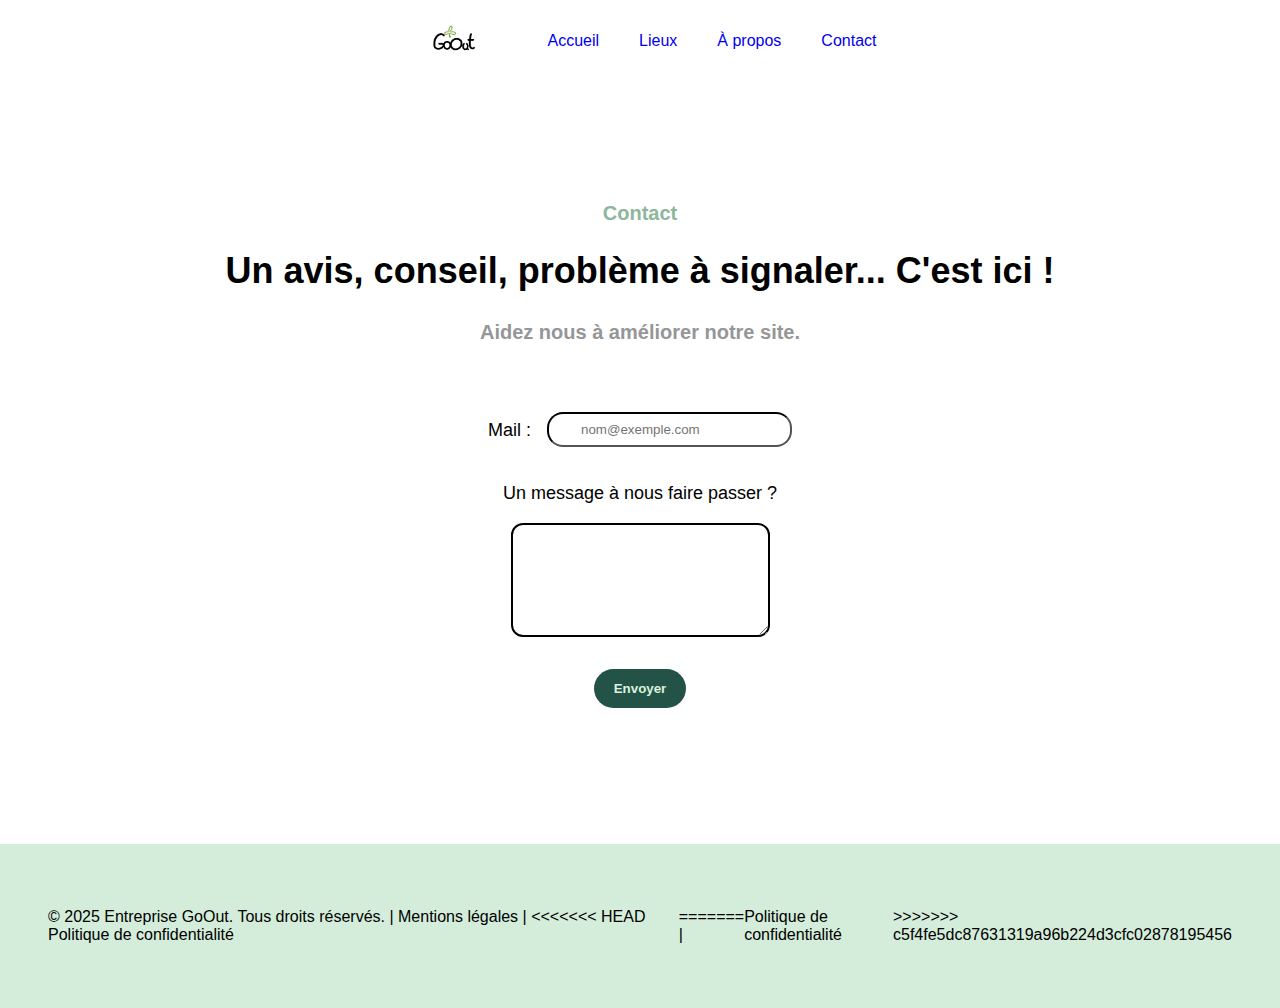
<file: Contact.html>
<!DOCTYPE html>
<html lang="en">

<head>
    <meta charset="UTF-8" />
    <meta name="viewport" content="width=device-width, initial-scale=1.0" />
    <link rel="stylesheet" href="./styles.css" />
    <title>Document</title>
</head>

<body>
    <header class=" px-24  top-0 sticky flex flex-col items-center">
      <nav class="flex gap-4 py-2 px-12  rounded-full  items-center justify-center" >
        <figure class="">
          <img src="./public/GoOut.png" alt="Logo" class="w-12" />
        </figure>
        <a href="/" class="no-underline py-2 px-3 rounded-full navLink"> Accueil </a>
        <a href="./lieux.html" class="no-underline py-2 px-3 rounded-full navLink"> Lieux </a>

        <a href="./Apropos.html" class="no-underline py-2 px-3 rounded-full navLink" > À propos </a>
        <a href="./Contact.html" class="no-underline py-2 px-3 rounded-full navLink" > Contact </a>
      </nav>
    </header>

    <main class="py-24">
      <section>
        <p class="flex justify-center items-center secondary-color font-bold text-xl">Contact</p>
        <h1 class="flex justify-center items-center text-black font-bold text-4xl">Un avis, conseil, problème à signaler... C'est ici !</h1>
        <h4 class="flex justify-center items-center text-center grey text-xl">Aidez nous à
            améliorer notre site.</h4>
        <form class="p-10 flex flex-col items-center justify-center gap-8">
            <label class="font-light flex items-center justify-center gap-4 text-lg">
                Mail :
                <input type="email" class=" rounded-2xl px-8 py-2 border-black border-2" placeholder="nom@exemple.com"></input>
            </label>
            <label class="font-light flex flex-col items-center justify-center gap-4 text-lg">
                Un message à nous faire passer ?
                <textarea class="rounded-xl border-black border-2 p-10"></textarea>
            </label>
            <button class="bg-green py-3 px-5 rounded-full border-0 hoverbtn">
                <a class="text-color no-underline font-bold">Envoyer</a>
            </button>
        </form>
      </section>
    </main>
        <script src="./js/nav.js"></script>

    <footer class="bg-green-hours p-12 flex items-center justify-center">
        <p class="">© 2025 Entreprise GoOut. Tous droits réservés. | <a class="no-underline text-black hover-link" href="./mentionsLegal.html">Mentions légales</a> |
<<<<<<< HEAD
          <a class="no-underline text-black hover-link" href="./politiquesConf.html">Politique de confidentialité</a>
        </p>
=======
                    | <a class="no-underline text-black hover-link" href="./politiquesConf.html">Politique de confidentialité</a></p>
>>>>>>> c5f4fe5dc87631319a96b224d3cfc02878195456
    </footer>
    </body>
</file>
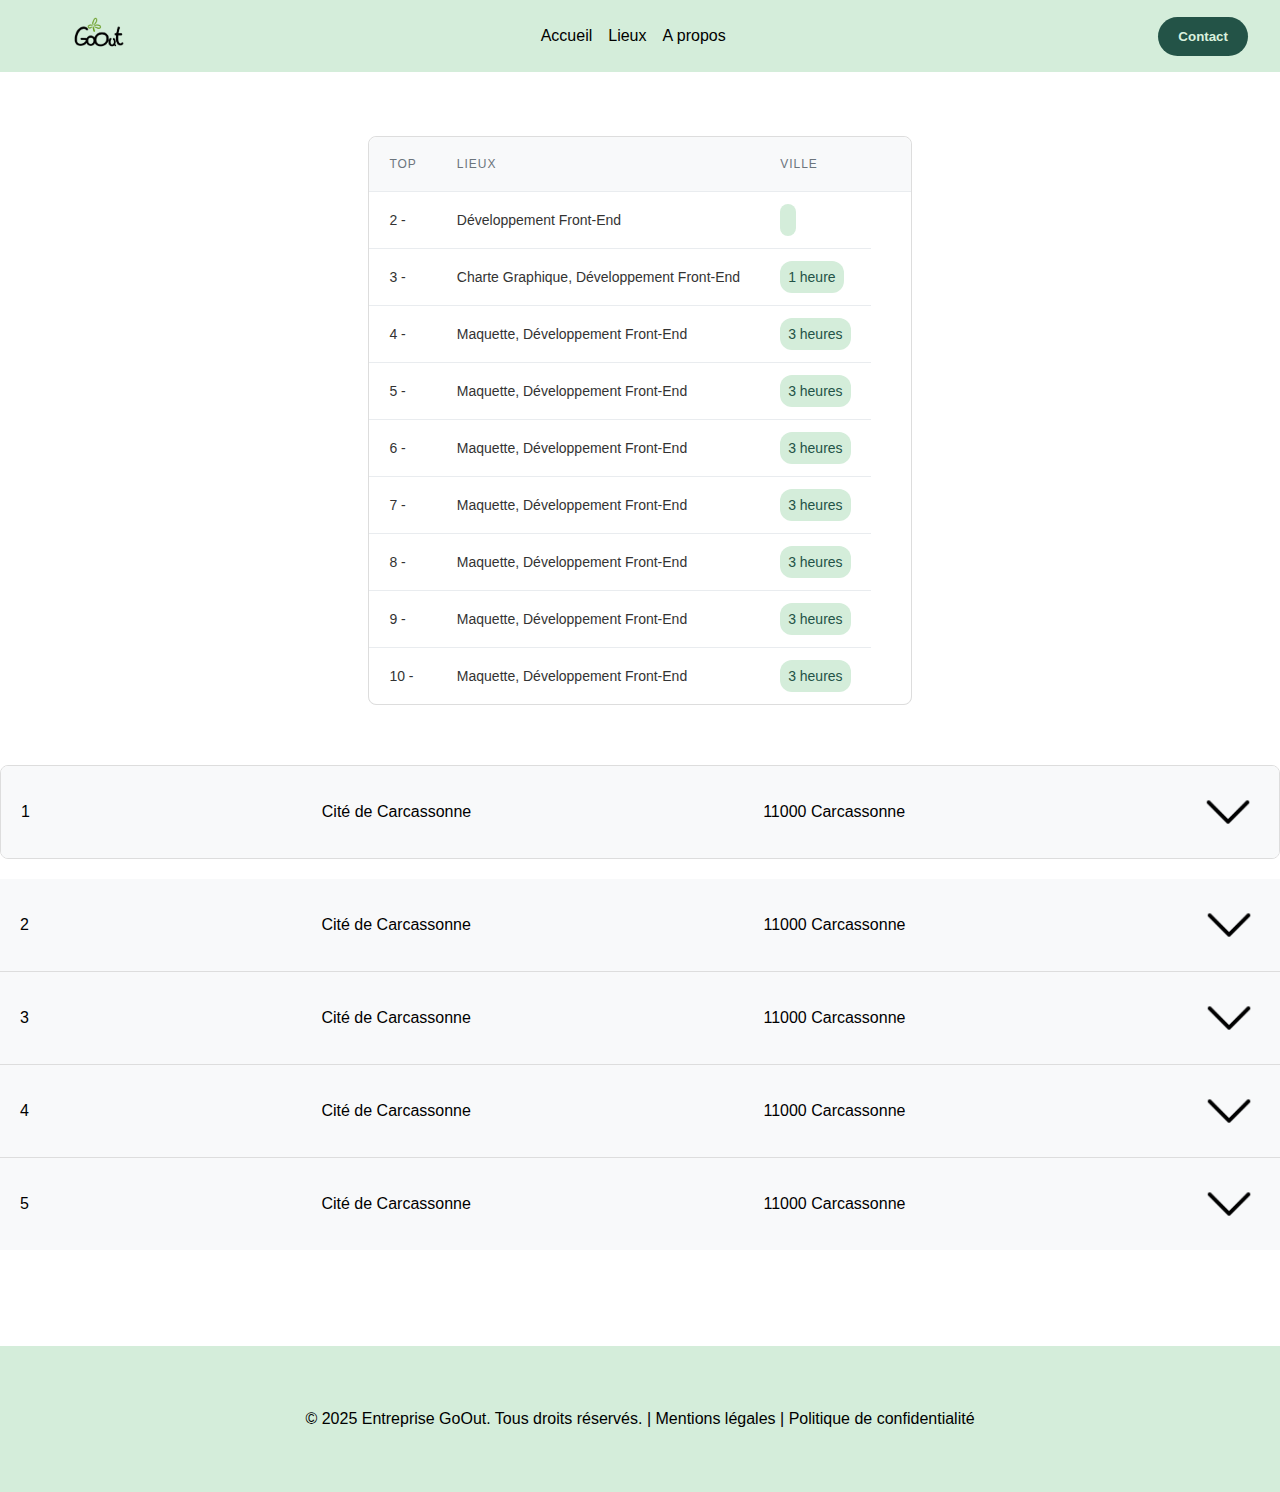
<file: lieux.html>
<!DOCTYPE html>
<html lang="en">

<head>
	<meta charset="UTF-8" />
	<meta name="viewport" content="width=device-width, initial-scale=1.0" />
	<link rel="stylesheet" href="./styles.css" />
	<title>Document</title>
</head>

<body>
	<header class="w-full bg-transparent fixed top-0 z-10" style="overflow: hidden">
		<nav class="flex justify-between px-8 items-center bg-green-hours">
			<figure class="">
				<img src="./public/GoOut.png" alt="Logo" class="w-14" />
			</figure>

			<div class="flex gap-4" style="translate: -30px">
				<a href="/" class="no-underline text-black"> Accueil </a>
				<a href="./lieux.html" class="no-underline text-black"> Lieux </a>

				<a href="./Apropos.html" class="no-underline text-black">
					A propos
				</a>
			</div>

			<div>
				<button class="bg-green py-3 px-5 rounded-full border-0 hoverbtn">
					<a href="./Contact.html" class="text-color no-underline font-bold">
						Contact
					</a>
				</button>
			</div>
		</nav>

	</header>

	<main class="py-24">
		<section class="px-48 py-10 flex justify-center items-center">
			<div class="accordion">
				<table>
					<thead>
						<tr>
							<th>Top</th>
							<th>Lieux</th>
							<th>Ville</th>
							<th></th> <!-- ligne pour bouton accordéon -->
						</tr>
					</thead>

					<tr>
						<td>2 -</td>
						<td>Développement Front-End</td>
						<td><span class="bg-green-hours py-2 px-2 rounded-xl text-primary"></span></td>
					</tr>
					<tr>
						<td>3 -</td>
						<td>Charte Graphique, Développement Front-End</td>
						<td><span class="bg-green-hours py-2 px-2 rounded-xl text-primary">1 heure</span></td>
					</tr>
					<tr>
						<td>4 -</td>
						<td>Maquette, Développement Front-End</td>
						<td><span class="bg-green-hours py-2 px-2 rounded-xl text-primary">3 heures</span></td>
					</tr>
					<tr>
						<td>5 -</td>
						<td>Maquette, Développement Front-End</td>
						<td><span class="bg-green-hours py-2 px-2 rounded-xl text-primary">3 heures</span></td>
					</tr>
					<tr>
						<td>6 -</td>
						<td>Maquette, Développement Front-End</td>
						<td><span class="bg-green-hours py-2 px-2 rounded-xl text-primary">3 heures</span></td>
					</tr>
					<tr>
						<td>7 -</td>
						<td>Maquette, Développement Front-End</td>
						<td><span class="bg-green-hours py-2 px-2 rounded-xl text-primary">3 heures</span></td>
					</tr>
					<tr>
						<td>8 -</td>
						<td>Maquette, Développement Front-End</td>
						<td><span class="bg-green-hours py-2 px-2 rounded-xl text-primary">3 heures</span></td>
					</tr>
					<tr>
						<td>9 -</td>
						<td>Maquette, Développement Front-End</td>
						<td><span class="bg-green-hours py-2 px-2 rounded-xl text-primary">3 heures</span></td>
					</tr>
					<tr>
						<td>10 -</td>
						<td>Maquette, Développement Front-End</td>
						<td><span class="bg-green-hours py-2 px-2 rounded-xl text-primary">3 heures</span></td>
					</tr>
				</table>
			</div>
		</section>

		<!-- Test accordion -->

		<section class="flex flex-col align-center justify-center">
			<div class="accordion w-75pourcent">
				<div class="accordion-item">
					<button class="accordion-header">
						<p>1</p>
						<p>Cité de Carcassonne</p>
						<p>11000 Carcassonne</p>
						<img class="accordion-icon" src="./public/down-arrow.png" width="5%">
					</button>
					<div class="accordion-content flex align-center justify-center gap-5">
						<img class="w-50pourcent" src="./public/fond-hero.png" alt="cité de Carcassonne">
						<section class="flex flex-col align-center justify-center">
							<p>Un accordion est un composant d'interface utilisateur qui permet d'afficher et de masquer des
								sections
								de contenu de manière interactive. Il est parfait pour organiser l'information de façon
								compacte.</p>
							<p><strong>Avantages :</strong></p>
							<ul>
								<li>Économise l'espace sur la page</li>
								<li>Améliore l'organisation du contenu</li>
								<li>Offre une navigation intuitive</li>
							</ul>
						</section>
					</div>
				</div>
			</div>
			<div class="accordion-item">
				<button class="accordion-header">
					<p>2</p>
					<p>Cité de Carcassonne</p>
					<p>11000 Carcassonne</p>
					<img class="accordion-icon" src="./public/down-arrow.png" width="5%">
				</button>
				<div class="accordion-content">
					<p>Un accordion est un composant d'interface utilisateur qui permet d'afficher et de masquer des
						sections
						de contenu de manière interactive. Il est parfait pour organiser l'information de façon
						compacte.</p>
					<p><strong>Avantages :</strong></p>
					<ul>
						<li>Économise l'espace sur la page</li>
						<li>Améliore l'organisation du contenu</li>
						<li>Offre une navigation intuitive</li>
					</ul>
				</div>
			</div>
			<div class="accordion-item">
				<button class="accordion-header">
					<p>3</p>
					<p>Cité de Carcassonne</p>
					<p>11000 Carcassonne</p>
					<img class="accordion-icon" src="./public/down-arrow.png" width="5%">
				</button>
				<div class="accordion-content">
					<p>Un accordion est un composant d'interface utilisateur qui permet d'afficher et de masquer des
						sections
						de contenu de manière interactive. Il est parfait pour organiser l'information de façon
						compacte.</p>
					<p><strong>Avantages :</strong></p>
					<ul>
						<li>Économise l'espace sur la page</li>
						<li>Améliore l'organisation du contenu</li>
						<li>Offre une navigation intuitive</li>
					</ul>
				</div>
			</div>
			<div class="accordion-item">
				<button class="accordion-header">
					<p>4</p>
					<p>Cité de Carcassonne</p>
					<p>11000 Carcassonne</p>
					<img class="accordion-icon" src="./public/down-arrow.png" width="5%">
				</button>
				<div class="accordion-content">
					<p>Un accordion est un composant d'interface utilisateur qui permet d'afficher et de masquer des
						sections
						de contenu de manière interactive. Il est parfait pour organiser l'information de façon
						compacte.</p>
					<p><strong>Avantages :</strong></p>
					<ul>
						<li>Économise l'espace sur la page</li>
						<li>Améliore l'organisation du contenu</li>
						<li>Offre une navigation intuitive</li>
					</ul>
				</div>
			</div>
			<div class="accordion-item">
				<button class="accordion-header">
					<p>5</p>
					<p>Cité de Carcassonne</p>
					<p>11000 Carcassonne</p>
					<img class="accordion-icon" src="./public/down-arrow.png" width="5%">
				</button>
				<div class="accordion-content">
					<p>Un accordion est un composant d'interface utilisateur qui permet d'afficher et de masquer des
						sections
						de contenu de manière interactive. Il est parfait pour organiser l'information de façon
						compacte.</p>
					<p><strong>Avantages :</strong></p>
					<ul>
						<li>Économise l'espace sur la page</li>
						<li>Améliore l'organisation du contenu</li>
						<li>Offre une navigation intuitive</li>
					</ul>
				</div>
			</div>
			</div>
		</section>



	</main>

	<footer class="bg-green-hours p-12 flex items-center justify-center">
		<p class="">© 2025 Entreprise GoOut. Tous droits réservés. | <a class="no-underline text-black hover-link"
				href="./mentionsLegal.html">Mentions légales</a> |
			Politique de confidentialité</p>
	</footer>

	<script>
		// JavaScript pour faire fonctionner l'accordion
		const accordionHeaders = document.querySelectorAll('.accordion-header');

		accordionHeaders.forEach(header => {
			header.addEventListener('click', () => {
				const content = header.nextElementSibling;

				// Basculer l'état actif
				header.classList.toggle('active');
				content.classList.toggle('active');

				// Fermer les autres accordions (optionnel)
				accordionHeaders.forEach(otherHeader => {
					if (otherHeader !== header) {
						otherHeader.classList.remove('active');
						otherHeader.nextElementSibling.classList.remove('active');
					}
				});
			});
		});
	</script>
</body>
</file>
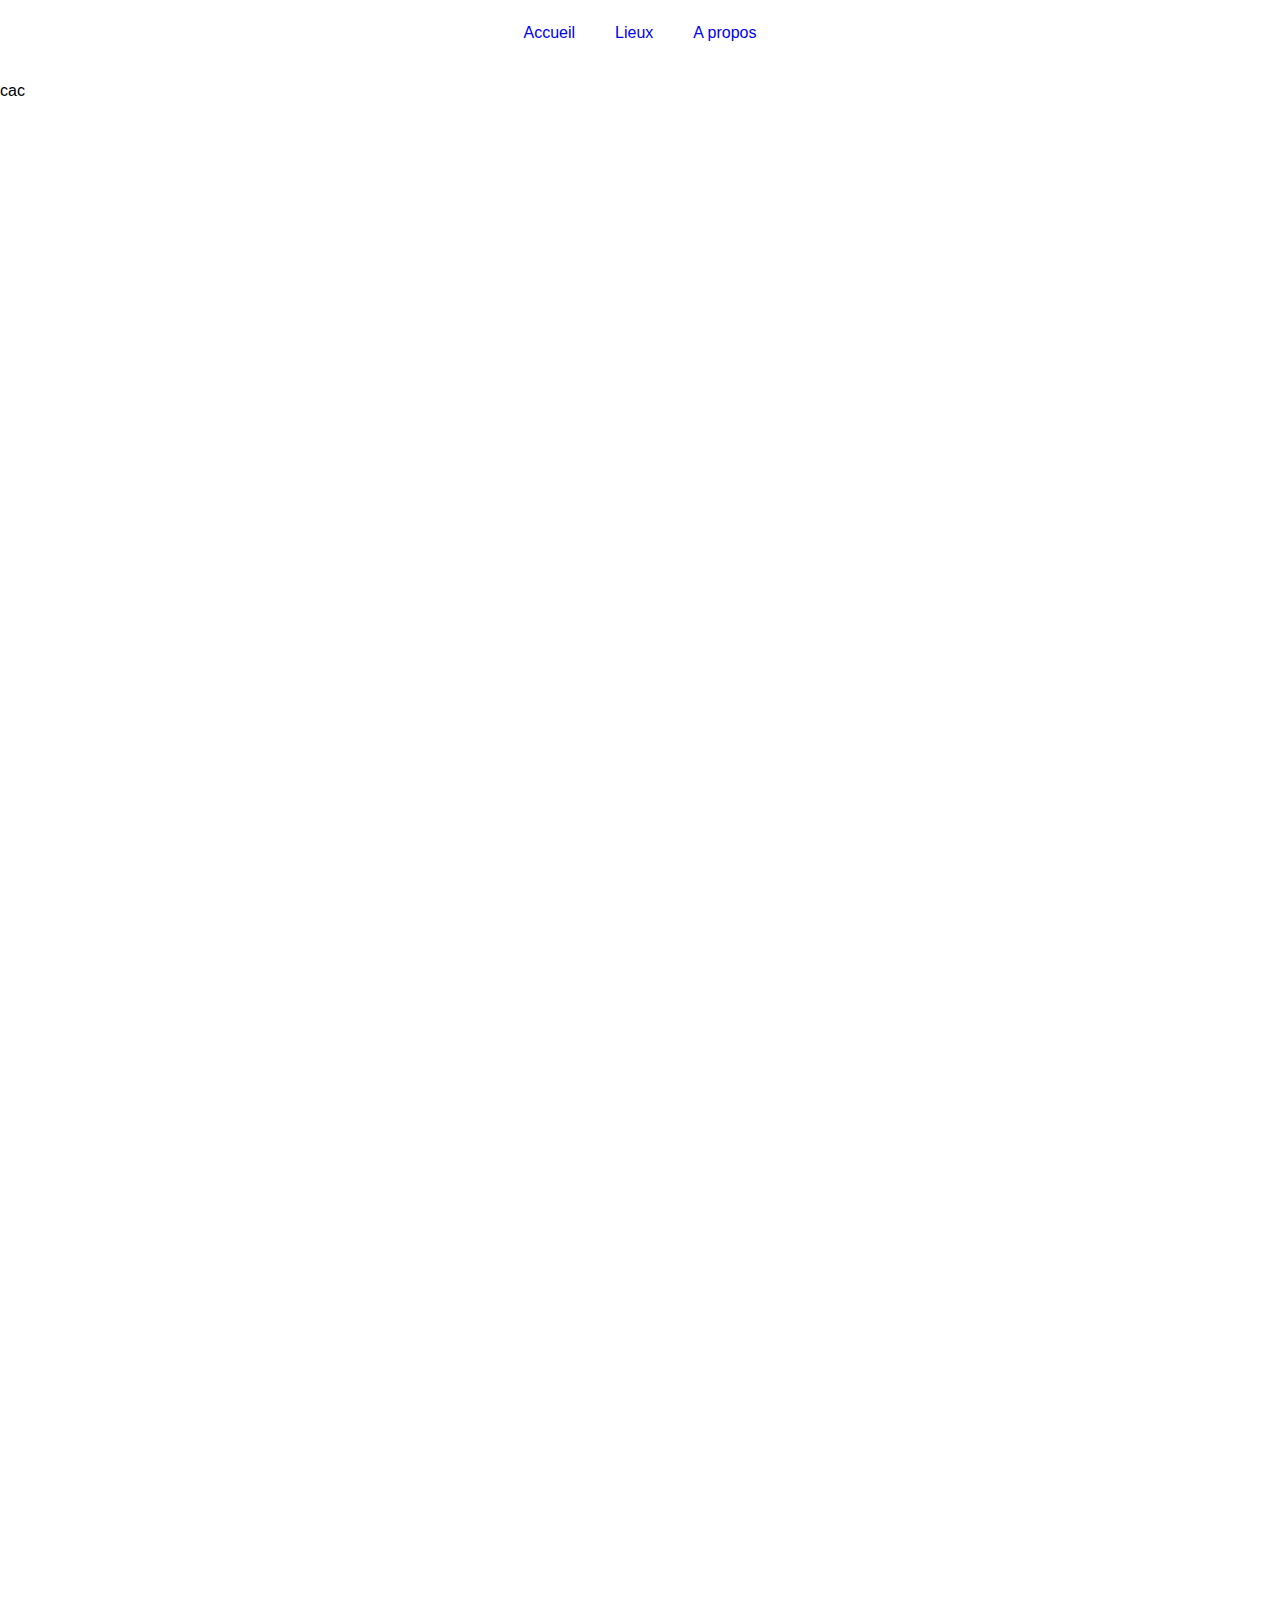
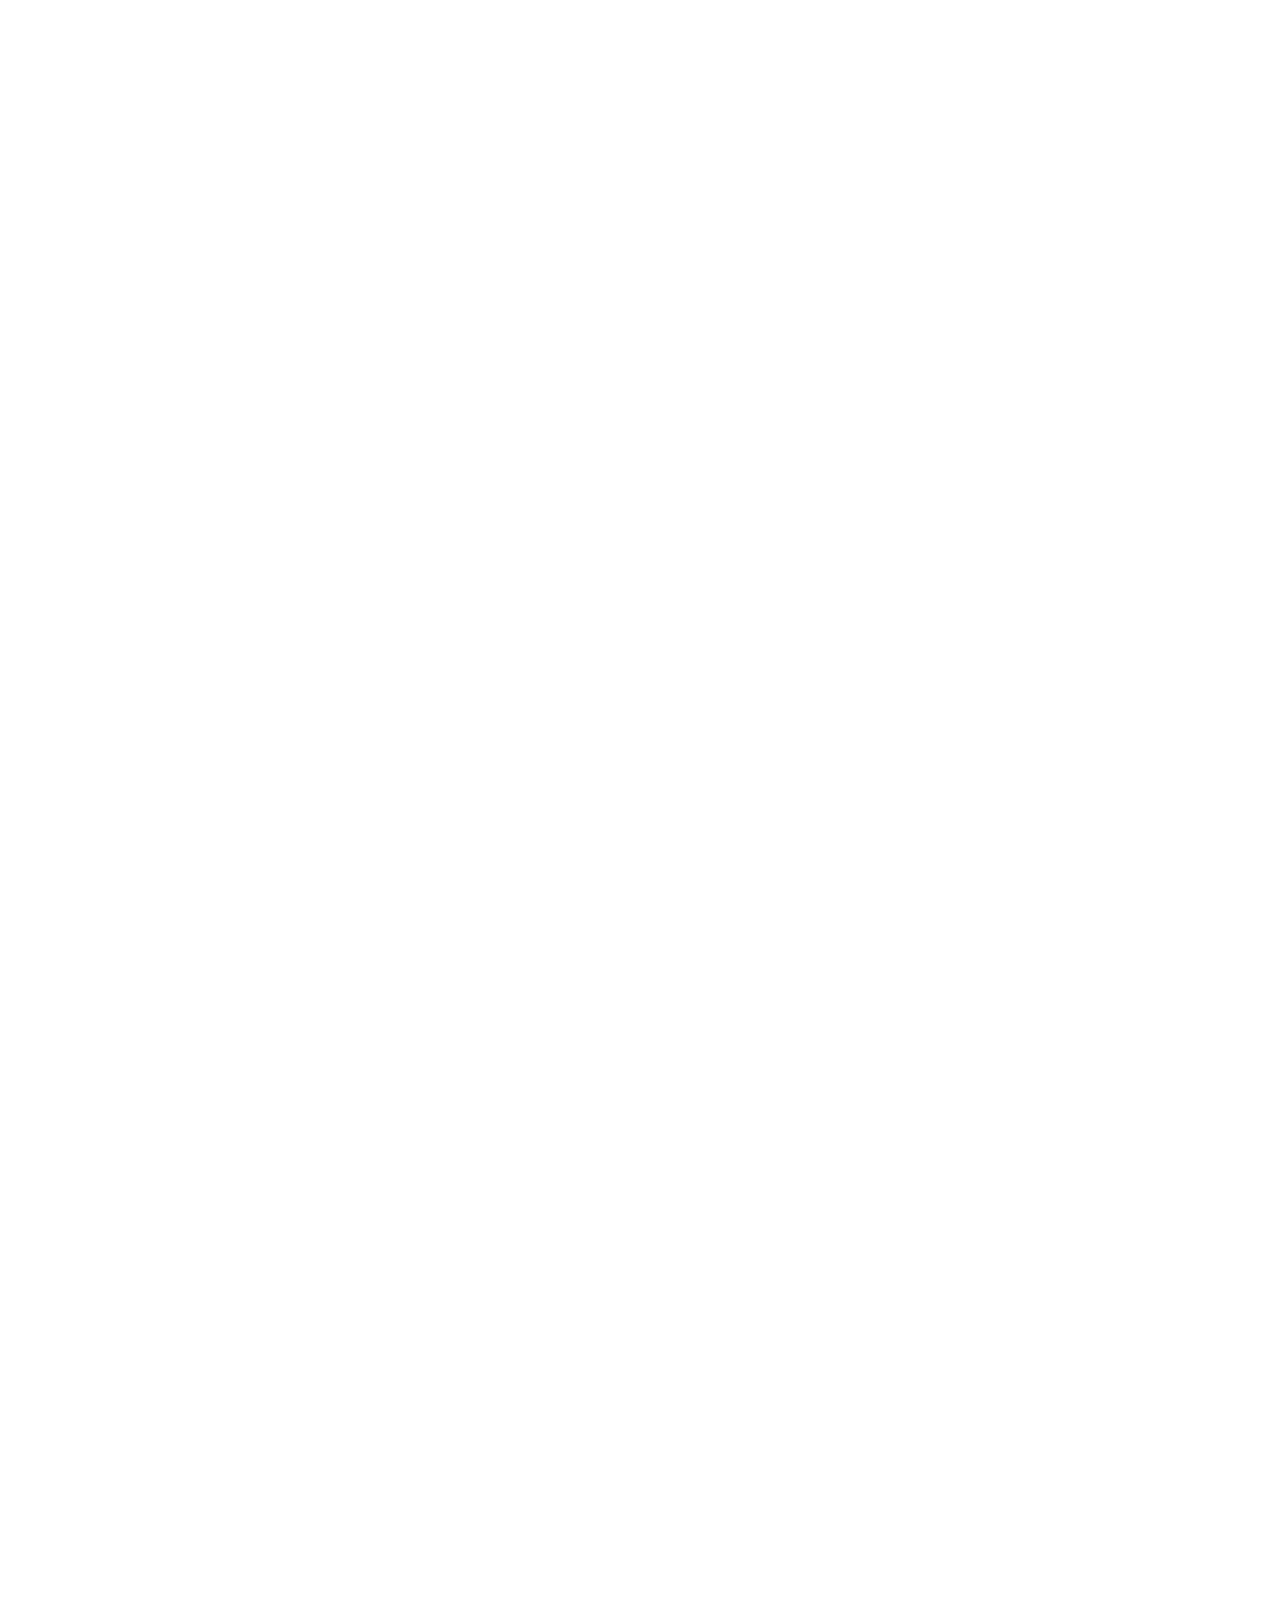
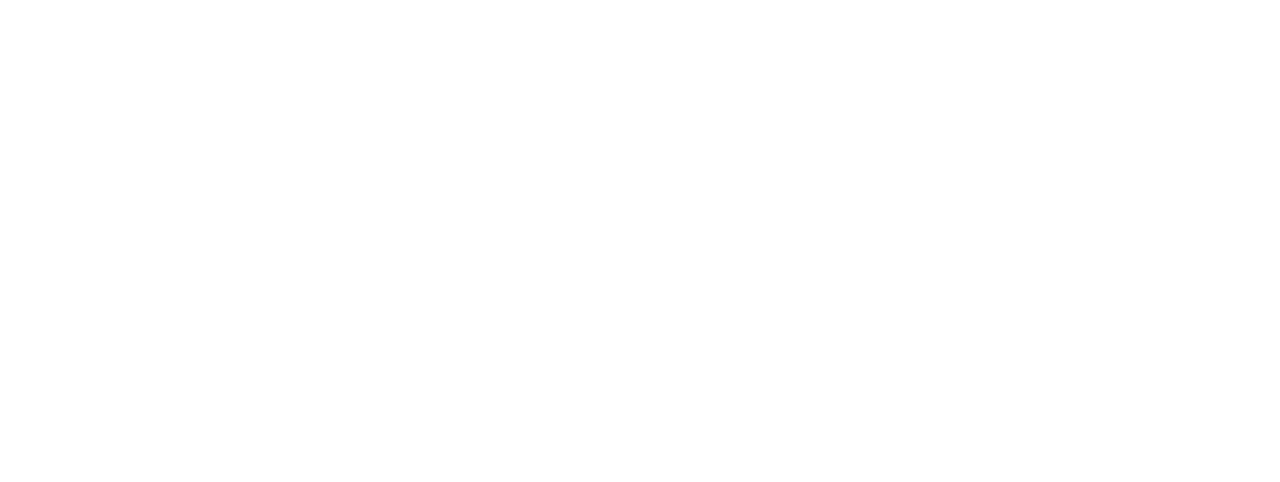
<file: nav.html>
<!DOCTYPE html>
<html lang="en">
  <head>
    <meta charset="UTF-8" />
    <meta name="viewport" content="width=device-width, initial-scale=1.0" />
    <link rel="stylesheet" href="./styles.css" />
    <title>Document</title>
  </head>
  <body>
    <header class=" px-24  top-0 sticky flex flex-col items-center">
      <nav class="flex gap-4 py-4 px-12  rounded-full w-96 items-center justify-center" >
        <a href="/" class="no-underline py-2 px-3 rounded-full navLink"> Accueil </a>
        <a href="./lieux.html" class="no-underline py-2 px-3 rounded-full navLink"> Lieux </a>

        <a href="./Apropos.html" class="no-underline py-2 px-3 rounded-full navLink" > A propos </a>
      </nav>
    </header>
    <section style="min-height: 400vh;">
<p>cac</p>
    </section>
    <script>
        const header = document.querySelector("header")
        const nav = document.querySelector("nav");
       
        const scrollThreshold = 50;
      
      const toggleNavClass = () =>{
        if (window.scrollY > scrollThreshold) {
        nav.classList.add("navScroll")
        header.classList.add("headerTranslate")
        
      } else {
        nav.classList.remove("navScroll")
        header.classList.remove("headerTranslate")
       
      }
      }
        window.addEventListener("scroll", toggleNavClass)
       


        

    </script>
  </body>
</html>
</file>
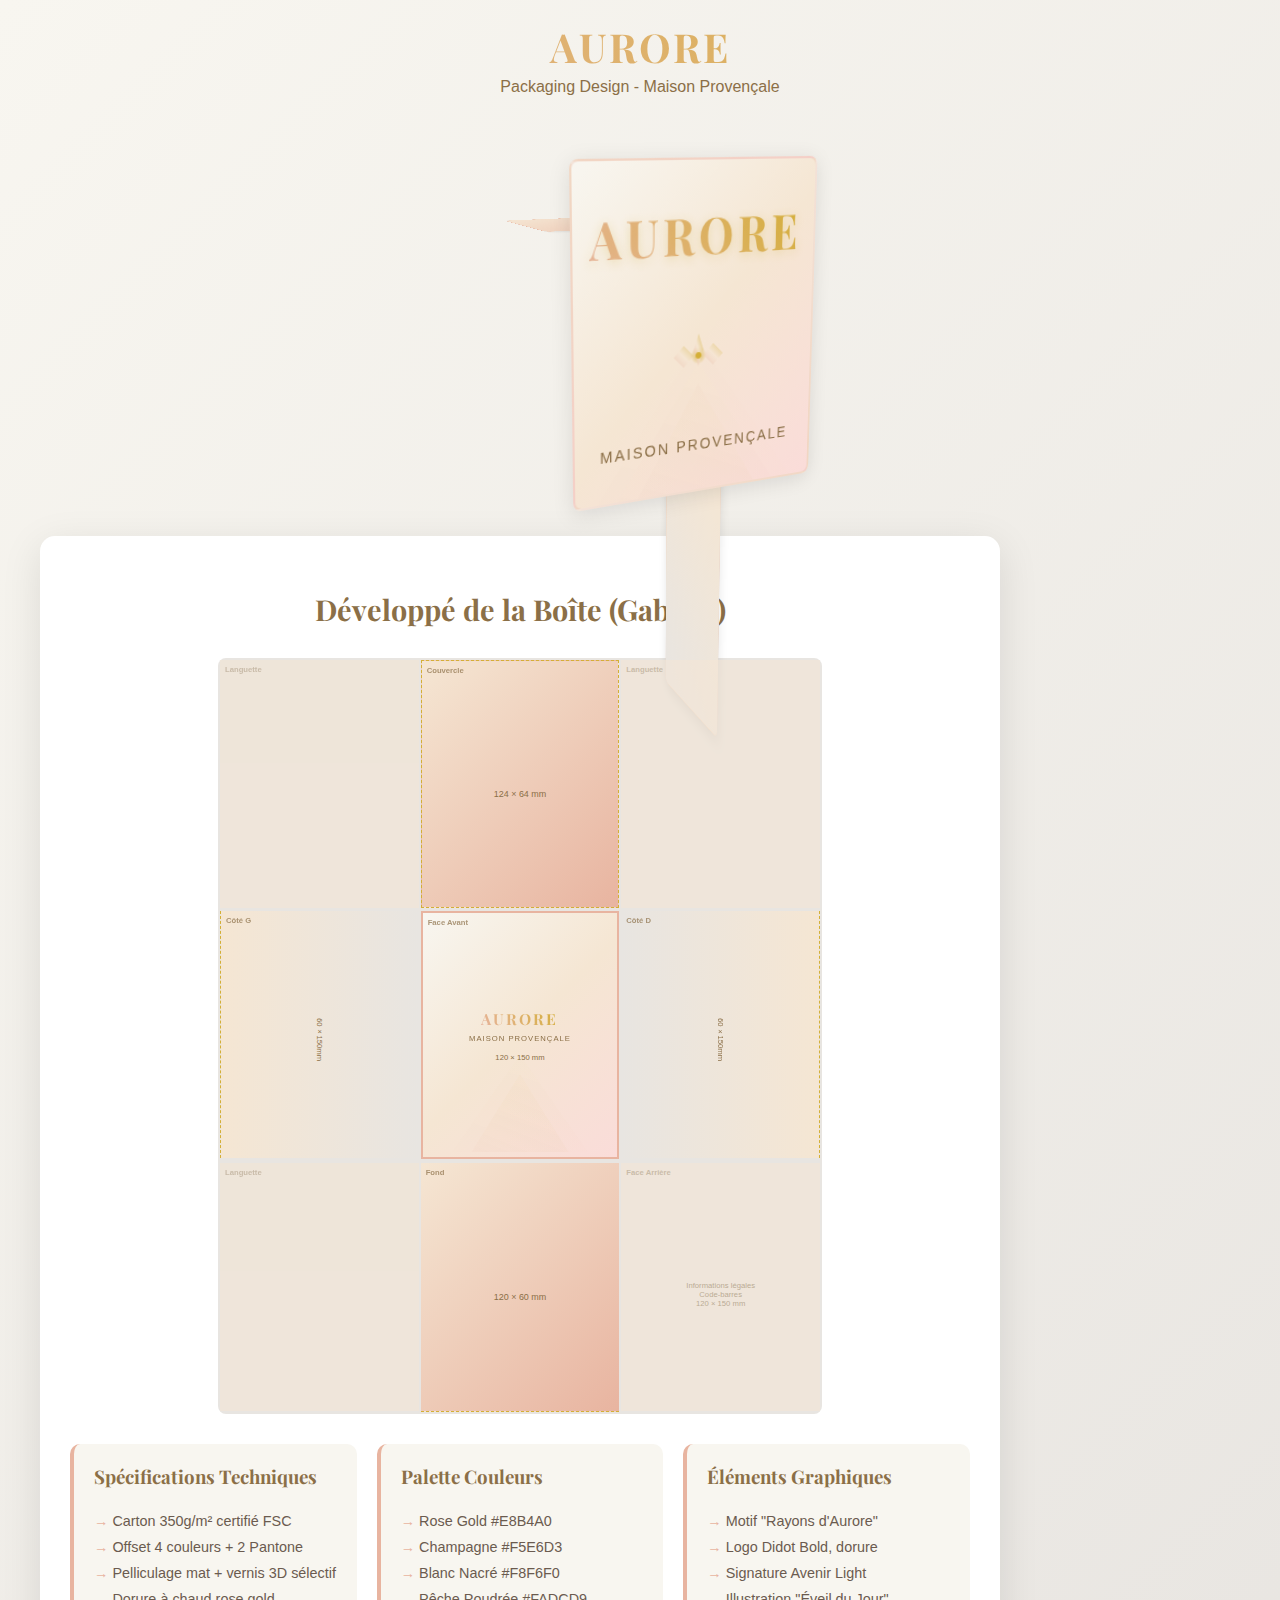
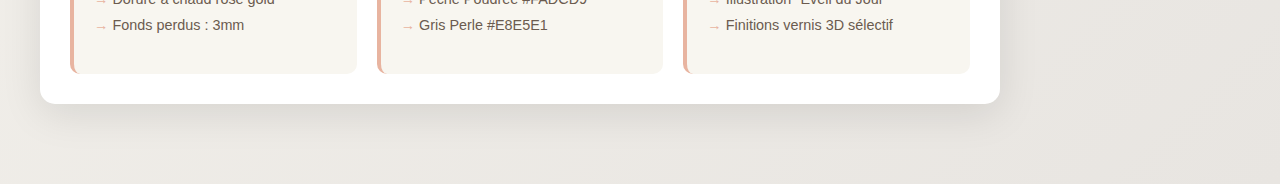
<file: Parfum.html>
<!DOCTYPE html>
<html lang="fr">
  <head>
    <meta charset="UTF-8" />
    <meta name="viewport" content="width=device-width, initial-scale=1.0" />
    <title>Packaging Parfum AURORE</title>
    <style>
      @import url("https://fonts.googleapis.com/css2?family=Playfair+Display:wght@400;700&family=Avenir+Next:wght@300;400;600&display=swap");

      body {
        margin: 0;
        padding: 20px;
        background: linear-gradient(135deg, #f8f6f0 0%, #e8e5e1 100%);
        font-family: "Avenir Next", sans-serif;
        display: flex;
        flex-direction: column;
        align-items: center;
        min-height: 100vh;
      }

      .container {
        max-width: 1200px;
        width: 100%;
      }

      .title {
        text-align: center;
        margin-bottom: 30px;
        color: #8b6f47;
      }

      .title h1 {
        font-family: "Playfair Display", serif;
        font-size: 2.5em;
        margin: 0;
        letter-spacing: 2px;
        background: linear-gradient(45deg, #e8b4a0, #d4af37);
        -webkit-background-clip: text;
        -webkit-text-fill-color: transparent;
        background-clip: text;
      }

      .title p {
        font-weight: 300;
        color: #8b6f47;
        margin: 5px 0;
      }

      .box-display {
        display: flex;
        justify-content: center;
        gap: 40px;
        margin: 40px 0;
        flex-wrap: wrap;
      }

      /* Boîte 3D principale */
      .box-3d {
        perspective: 1000px;
        margin: 20px;
      }

      .box {
        width: 240px;
        height: 300px;
        position: relative;
        transform-style: preserve-3d;
        transform: rotateX(-10deg) rotateY(25deg);
        transition: transform 0.5s ease;
      }

      .box:hover {
        transform: rotateX(-5deg) rotateY(35deg) scale(1.05);
      }

      /* Faces de la boîte */
      .face {
        position: absolute;
        display: flex;
        flex-direction: column;
        justify-content: center;
        align-items: center;
        text-align: center;
        border-radius: 8px;
        box-shadow: 0 4px 20px rgba(0, 0, 0, 0.1);
      }

      /* Face avant */
      .front {
        width: 240px;
        height: 300px;
        background: linear-gradient(
          135deg,
          #f8f6f0 0%,
          #f5e6d3 50%,
          #fadcd9 100%
        );
        transform: translateZ(120px);
        border: 2px solid rgba(232, 180, 160, 0.3);
        position: relative;
        overflow: hidden;
      }

      .front::before {
        content: "";
        position: absolute;
        top: 0;
        left: 0;
        right: 0;
        bottom: 0;
        background: url('data:image/svg+xml,<svg xmlns="http://www.w3.org/2000/svg" viewBox="0 0 240 300"><defs><linearGradient id="rays" x1="0%" y1="100%" x2="50%" y2="0%"><stop offset="0%" style="stop-color:%23e8b4a0;stop-opacity:0.1"/><stop offset="100%" style="stop-color:%23d4af37;stop-opacity:0.05"/></linearGradient></defs><path d="M120 200 L60 300 L180 300 Z" fill="url(%23rays)"/><path d="M120 180 L40 300 L200 300 Z" fill="url(%23rays)" opacity="0.3"/><path d="M120 160 L20 300 L220 300 Z" fill="url(%23rays)" opacity="0.2"/></svg>')
          no-repeat center;
        opacity: 0.4;
      }

      /* Face droite */
      .right {
        width: 120px;
        height: 300px;
        background: linear-gradient(135deg, #f5e6d3 0%, #e8e5e1 100%);
        transform: rotateY(90deg) translateZ(120px);
        border: 1px solid rgba(232, 180, 160, 0.2);
      }

      /* Face dessus */
      .top {
        width: 240px;
        height: 120px;
        background: linear-gradient(135deg, #f5e6d3 0%, #e8b4a0 100%);
        transform: rotateX(90deg) translateZ(300px);
        border: 1px solid rgba(232, 180, 160, 0.3);
      }

      /* Contenu face avant */
      .logo-aurore {
        font-family: "Playfair Display", serif;
        font-size: 2.8em;
        font-weight: 700;
        letter-spacing: 4px;
        background: linear-gradient(45deg, #e8b4a0, #d4af37);
        -webkit-background-clip: text;
        -webkit-text-fill-color: transparent;
        background-clip: text;
        margin-bottom: 20px;
        text-shadow: 0 2px 10px rgba(212, 175, 55, 0.3);
        z-index: 10;
        position: relative;
      }

      .signature {
        font-family: "Avenir Next", sans-serif;
        font-weight: 300;
        font-size: 0.9em;
        color: #8b6f47;
        letter-spacing: 2px;
        margin-top: 15px;
        z-index: 10;
        position: relative;
      }

      .illustration {
        width: 120px;
        height: 80px;
        margin: 20px 0;
        background: url('data:image/svg+xml,<svg xmlns="http://www.w3.org/2000/svg" viewBox="0 0 120 80"><defs><linearGradient id="sunrise" x1="0%" y1="100%" x2="100%" y2="0%"><stop offset="0%" style="stop-color:%23e8b4a0"/><stop offset="50%" style="stop-color:%23f5e6d3"/><stop offset="100%" style="stop-color:%23d4af37"/></linearGradient><radialGradient id="glow" cx="50%" cy="50%" r="50%"><stop offset="0%" style="stop-color:%23d4af37;stop-opacity:0.8"/><stop offset="100%" style="stop-color:%23d4af37;stop-opacity:0"/></radialGradient></defs><circle cx="60" cy="40" r="8" fill="url(%23glow)"/><path d="M60 20 L65 35 L60 50 L55 35 Z" fill="url(%23sunrise)" opacity="0.7"/><path d="M75 30 L85 40 L75 50 L65 40 Z" fill="url(%23sunrise)" opacity="0.5"/><path d="M45 30 L35 40 L45 50 L55 40 Z" fill="url(%23sunrise)" opacity="0.5"/><circle cx="60" cy="40" r="3" fill="%23d4af37"/></svg>')
          no-repeat center;
        z-index: 10;
        position: relative;
      }

      /* Développé à plat */
      .flat-template {
        margin: 60px 0;
        background: white;
        padding: 30px;
        border-radius: 15px;
        box-shadow: 0 10px 40px rgba(0, 0, 0, 0.1);
        max-width: 900px;
        width: 100%;
      }

      .template-title {
        text-align: center;
        margin-bottom: 30px;
        font-family: "Playfair Display", serif;
        color: #8b6f47;
        font-size: 1.8em;
      }

      .template-grid {
        display: grid;
        grid-template-columns: repeat(3, 1fr);
        grid-template-rows: repeat(3, 1fr);
        gap: 2px;
        background: #e8e5e1;
        padding: 2px;
        border-radius: 8px;
        max-width: 600px;
        margin: 0 auto;
      }

      .template-face {
        aspect-ratio: 4/5;
        display: flex;
        flex-direction: column;
        justify-content: center;
        align-items: center;
        text-align: center;
        font-size: 0.8em;
        position: relative;
        overflow: hidden;
      }

      /* Faces du développé */
      .template-face.top-left {
        background: #f5e6d3;
        opacity: 0.5;
      }
      .template-face.top-center {
        background: linear-gradient(135deg, #f5e6d3 0%, #e8b4a0 100%);
        border: 1px dashed #d4af37;
      }
      .template-face.top-right {
        background: #f5e6d3;
        opacity: 0.5;
      }

      .template-face.middle-left {
        background: linear-gradient(90deg, #f5e6d3 0%, #e8e5e1 100%);
        border-left: 1px dashed #d4af37;
      }
      .template-face.middle-center {
        background: linear-gradient(
          135deg,
          #f8f6f0 0%,
          #f5e6d3 50%,
          #fadcd9 100%
        );
        border: 2px solid #e8b4a0;
        position: relative;
      }
      .template-face.middle-right {
        background: linear-gradient(90deg, #e8e5e1 0%, #f5e6d3 100%);
        border-right: 1px dashed #d4af37;
      }

      .template-face.bottom-left {
        background: #f5e6d3;
        opacity: 0.5;
      }
      .template-face.bottom-center {
        background: linear-gradient(135deg, #f5e6d3 0%, #e8b4a0 100%);
        border-bottom: 1px dashed #d4af37;
      }
      .template-face.bottom-right {
        background: #f5e6d3;
        opacity: 0.5;
      }

      /* Contenu faces développé */
      .template-face.middle-center::before {
        content: "";
        position: absolute;
        top: 0;
        left: 0;
        right: 0;
        bottom: 0;
        background: url('data:image/svg+xml,<svg xmlns="http://www.w3.org/2000/svg" viewBox="0 0 100 120"><defs><linearGradient id="template-rays" x1="0%" y1="100%" x2="50%" y2="0%"><stop offset="0%" style="stop-color:%23e8b4a0;stop-opacity:0.1"/><stop offset="100%" style="stop-color:%23d4af37;stop-opacity:0.05"/></linearGradient></defs><path d="M50 80 L25 120 L75 120 Z" fill="url(%23template-rays)"/><path d="M50 70 L15 120 L85 120 Z" fill="url(%23template-rays)" opacity="0.3"/></svg>')
          no-repeat center;
        opacity: 0.6;
      }

      .template-logo {
        font-family: "Playfair Display", serif;
        font-weight: 700;
        font-size: 1.2em;
        background: linear-gradient(45deg, #e8b4a0, #d4af37);
        -webkit-background-clip: text;
        -webkit-text-fill-color: transparent;
        background-clip: text;
        letter-spacing: 2px;
        z-index: 10;
        position: relative;
        margin-bottom: 5px;
      }

      .template-signature {
        font-family: "Avenir Next", sans-serif;
        font-weight: 300;
        font-size: 0.6em;
        color: #8b6f47;
        letter-spacing: 1px;
        z-index: 10;
        position: relative;
      }

      /* Labels pour le développé */
      .face-label {
        position: absolute;
        top: 5px;
        left: 5px;
        font-size: 0.6em;
        color: #8b6f47;
        opacity: 0.7;
        font-weight: 600;
      }

      /* Informations techniques */
      .tech-info {
        margin-top: 30px;
        display: grid;
        grid-template-columns: repeat(auto-fit, minmax(250px, 1fr));
        gap: 20px;
      }

      .tech-card {
        background: #f8f6f0;
        padding: 20px;
        border-radius: 10px;
        border-left: 4px solid #e8b4a0;
      }

      .tech-card h3 {
        color: #8b6f47;
        margin-top: 0;
        font-family: "Playfair Display", serif;
      }

      .tech-card ul {
        list-style: none;
        padding: 0;
      }

      .tech-card li {
        padding: 5px 0;
        color: #6b5b4f;
        font-size: 0.9em;
      }

      .tech-card li::before {
        content: "→ ";
        color: #e8b4a0;
        font-weight: bold;
      }

      /* Animation d'entrée */
      @keyframes fadeInUp {
        from {
          opacity: 0;
          transform: translateY(30px);
        }
        to {
          opacity: 1;
          transform: translateY(0);
        }
      }

      .container > * {
        animation: fadeInUp 0.6s ease-out;
      }

      .container > *:nth-child(2) {
        animation-delay: 0.1s;
      }
      .container > *:nth-child(3) {
        animation-delay: 0.2s;
      }
      .container > *:nth-child(4) {
        animation-delay: 0.3s;
      }

      /* Responsive */
      @media (max-width: 768px) {
        .box-display {
          flex-direction: column;
          align-items: center;
        }

        .template-grid {
          grid-template-columns: repeat(2, 1fr);
          grid-template-rows: repeat(4, 1fr);
        }

        .title h1 {
          font-size: 2em;
        }

        .tech-info {
          grid-template-columns: 1fr;
        }
      }
    </style>
  </head>
  <body>
    <div class="container">
      <div class="title">
        <h1>AURORE</h1>
        <p>Packaging Design - Maison Provençale</p>
      </div>

      <div class="box-display">
        <!-- Boîte 3D -->
        <div class="box-3d">
          <div class="box">
            <div class="face front">
              <div class="logo-aurore">AURORE</div>
              <div class="illustration"></div>
              <div class="signature">MAISON PROVENÇALE</div>
            </div>
            <div class="face right"></div>
            <div class="face top"></div>
          </div>
        </div>
      </div>

      <!-- Développé à plat -->
      <div class="flat-template">
        <h2 class="template-title">Développé de la Boîte (Gabarit)</h2>

        <div class="template-grid">
          <div class="template-face top-left">
            <div class="face-label">Languette</div>
          </div>
          <div class="template-face top-center">
            <div class="face-label">Couvercle</div>
            <div style="font-size: 0.7em; color: #8b6f47; margin-top: 20px">
              124 × 64 mm
            </div>
          </div>
          <div class="template-face top-right">
            <div class="face-label">Languette</div>
          </div>

          <div class="template-face middle-left">
            <div class="face-label">Côté G</div>
            <div
              style="
                font-size: 0.6em;
                color: #8b6f47;
                margin-top: 10px;
                writing-mode: vertical-rl;
              "
            >
              60×150mm
            </div>
          </div>
          <div class="template-face middle-center">
            <div class="face-label">Face Avant</div>
            <div class="template-logo">AURORE</div>
            <div class="template-signature">MAISON PROVENÇALE</div>
            <div style="font-size: 0.6em; color: #8b6f47; margin-top: 10px">
              120 × 150 mm
            </div>
          </div>
          <div class="template-face middle-right">
            <div class="face-label">Côté D</div>
            <div
              style="
                font-size: 0.6em;
                color: #8b6f47;
                margin-top: 10px;
                writing-mode: vertical-lr;
              "
            >
              60×150mm
            </div>
          </div>

          <div class="template-face bottom-left">
            <div class="face-label">Languette</div>
          </div>
          <div class="template-face bottom-center">
            <div class="face-label">Fond</div>
            <div style="font-size: 0.7em; color: #8b6f47; margin-top: 20px">
              120 × 60 mm
            </div>
          </div>
          <div class="template-face bottom-right">
            <div class="face-label">Face Arrière</div>
            <div style="font-size: 0.6em; color: #8b6f47; margin-top: 15px">
              Informations légales<br />Code-barres<br />120 × 150 mm
            </div>
          </div>
        </div>

        <div class="tech-info">
          <div class="tech-card">
            <h3>Spécifications Techniques</h3>
            <ul>
              <li>Carton 350g/m² certifié FSC</li>
              <li>Offset 4 couleurs + 2 Pantone</li>
              <li>Pelliculage mat + vernis 3D sélectif</li>
              <li>Dorure à chaud rose gold</li>
              <li>Fonds perdus : 3mm</li>
            </ul>
          </div>

          <div class="tech-card">
            <h3>Palette Couleurs</h3>
            <ul>
              <li>Rose Gold #E8B4A0</li>
              <li>Champagne #F5E6D3</li>
              <li>Blanc Nacré #F8F6F0</li>
              <li>Pêche Poudrée #FADCD9</li>
              <li>Gris Perle #E8E5E1</li>
            </ul>
          </div>

          <div class="tech-card">
            <h3>Éléments Graphiques</h3>
            <ul>
              <li>Motif "Rayons d'Aurore"</li>
              <li>Logo Didot Bold, dorure</li>
              <li>Signature Avenir Light</li>
              <li>Illustration "Éveil du Jour"</li>
              <li>Finitions vernis 3D sélectif</li>
            </ul>
          </div>
        </div>
      </div>
    </div>
  </body>
</html>
</file>
<file: styles.css>
:root{
    --primary-color : #235347;
    --secondary-color : #8EB69B;
    --text-color : #DAF1DE;
    --tertiary-color : #163832;
    --color-4 : #0B2B26;
    --color-5 : #051F20;
    --grey : #959697;
    --green-hours : #d4edda;
}

.region:hover{
    fill: var(--primary-color);
    stroke: var(--primary-color);
    cursor: pointer;
}

.tooltip{
    position: fixed;
    pointer-events: none;
    background-color: #0c6146;
    border-radius:  8px;
    
    color: white;
    opacity: 0;
    transition: opacity 0.2s ;
    padding: 8px;

}

.map{
    fill:var(--secondary-color);
    stroke-width: 1px;
    stroke: #235347;
}

.cardVille{
    opacity: 0;
}

body{
    padding: 0;
    margin: 0;
    font-family: Arial, "Helvetica Neue", Helvetica, sans-serif;
    
}

.inputactive:active{
    border-color: #0c6146;
}

/* Le Tableau de la page A Propos */

 table {
    width: 100%;
    max-width: 800px;
    border-collapse: collapse;
    background-color: white;
    border-radius: 8px;
    overflow: hidden;
    box-shadow: 0 2px 10px rgba(0,0,0,0.1);
}


th {
    background-color: #f8f9fa;
    color: #6c757d;
    font-weight: 500;
    font-size: 12px;
    text-transform: uppercase;
    letter-spacing: 1px;
    padding: 20px;
    text-align: left;
    border-bottom: 1px solid #e9ecef;
}

td {
    padding: 20px;
    border-bottom: 1px solid #e9ecef;
    color: #333;
    font-size: 14px;
}

tr:last-child td {
            border-bottom: none;
        }

        tr:hover {
            background-color: #f8f9fa;
        }


/* Go Out Lien page A Propos*/

.goout{
    color: black;
    text-decoration: none;
}

.goout:hover{
    text-decoration: underline;
}

/* Les bordures de couleur */

.border-black   { border-color: #000000; }

/* Les position */

.absolute{position: absolute;}
.relative{position: relative;}

.playfair{font-family: 'Playfair Display', serif;}

.text-color{color: var(--text-color);}
.primary-color{color: var(--primary-color);}
.secondary-color{color: var(--secondary-color);}
.grey{color: var(--grey);}

.hover-link:hover{color: var(--text-color);}
.hoverbtn:hover{background-color: #0c6146; cursor: pointer; scale: 1.04;}

/* Les bordure */
.rounded       { border-radius: 0.25rem; }   /* 4px */
.rounded-md    { border-radius: 0.375rem; }  /* 6px */
.rounded-lg    { border-radius: 0.5rem; }    /* 8px */
.rounded-xl    { border-radius: 0.75rem; }   /* 12px */
.rounded-2xl   { border-radius: 1rem; }      /* 16px */
.rounded-3xl   { border-radius: 1.5rem; }    /* 24px */
.rounded-full  { border-radius: 9999px; }    /* Cercle */

/* Les taille de bordure */

.border     { border-width: 1px; }
.border-0   { border-width: 0px; }
.border-2   { border-width: 2px; }
.border-4   { border-width: 4px; }
.border-8   { border-width: 8px; }


/* Background Colors */
.bg-transparent {background-color: transparent;}
.bg-black   { background-color: #000000; }
.bg-white   { background-color: #ffffff; }
.bg-green {background-color: var(--primary-color);}
.bg-grey {background-color: #959697;}
.bg-green-hours {background-color: var(--green-hours);}

/* Text color */

.text-black  { color: #000000; }
.text-white   { color: #ffffff; }
.text-primary { color: var(--primary-color); }

/* Padding global */

.p-0   { padding: 0px; }
.p-0_5 { padding: 2px; }
.p-1   { padding: 4px; }
.p-1_5 { padding: 6px; }
.p-2   { padding: 8px; }
.p-2_5 { padding: 10px; }
.p-3   { padding: 12px; }
.p-3_5 { padding: 14px; }
.p-4   { padding: 16px; }
.p-5   { padding: 20px; }
.p-6   { padding: 24px; }
.p-7   { padding: 28px; }
.p-8   { padding: 32px; }
.p-9   { padding: 36px; }
.p-10  { padding: 40px; }
.p-11  { padding: 44px; }
.p-12  { padding: 48px; }
.p-14  { padding: 56px; }
.p-16  { padding: 64px; }
.p-20  { padding: 80px; }
.p-24  { padding: 96px; }
.p-28  { padding: 112px; }
.p-32  { padding: 128px; }
.p-36  { padding: 144px; }
.p-40  { padding: 160px; }
.p-44  { padding: 176px; }
.p-48  { padding: 192px; }
.p-52  { padding: 208px; }
.p-56  { padding: 224px; }
.p-60  { padding: 240px; }
.p-64  { padding: 256px; }
.p-72  { padding: 288px; }
.p-80  { padding: 320px; }
.p-96  { padding: 384px; }

/* Padding horizontal */

.px-0   { padding-left: 0px;   padding-right: 0px; }
.px-0_5 { padding-left: 2px;   padding-right: 2px; }
.px-1   { padding-left: 4px;   padding-right: 4px; }
.px-1_5 { padding-left: 6px;   padding-right: 6px; }
.px-2   { padding-left: 8px;   padding-right: 8px; }
.px-2_5 { padding-left: 10px;  padding-right: 10px; }
.px-3   { padding-left: 12px;  padding-right: 12px; }
.px-3_5 { padding-left: 14px;  padding-right: 14px; }
.px-4   { padding-left: 16px;  padding-right: 16px; }
.px-5   { padding-left: 20px;  padding-right: 20px; }
.px-6   { padding-left: 24px;  padding-right: 24px; }
.px-7   { padding-left: 28px;  padding-right: 28px; }
.px-8   { padding-left: 32px;  padding-right: 32px; }
.px-9   { padding-left: 36px;  padding-right: 36px; }
.px-10  { padding-left: 40px;  padding-right: 40px; }
.px-11  { padding-left: 44px;  padding-right: 44px; }
.px-12  { padding-left: 48px;  padding-right: 48px; }
.px-14  { padding-left: 56px;  padding-right: 56px; }
.px-16  { padding-left: 64px;  padding-right: 64px; }
.px-20  { padding-left: 80px;  padding-right: 80px; }
.px-24  { padding-left: 96px;  padding-right: 96px; }
.px-28  { padding-left: 112px; padding-right: 112px; }
.px-32  { padding-left: 128px; padding-right: 128px; }
.px-36  { padding-left: 144px; padding-right: 144px; }
.px-40  { padding-left: 160px; padding-right: 160px; }
.px-44  { padding-left: 176px; padding-right: 176px; }
.px-48  { padding-left: 192px; padding-right: 192px; }
.px-52  { padding-left: 208px; padding-right: 208px; }
.px-56  { padding-left: 224px; padding-right: 224px; }
.px-60  { padding-left: 240px; padding-right: 240px; }
.px-64  { padding-left: 256px; padding-right: 256px; }
.px-72  { padding-left: 288px; padding-right: 288px; }
.px-80  { padding-left: 320px; padding-right: 320px; }
.px-96  { padding-left: 384px; padding-right: 384px; }

/* Padding vertical  */

.py-0   { padding-top: 0px;   padding-bottom: 0px; }
.py-0_5 { padding-top: 2px;   padding-bottom: 2px; }
.py-1   { padding-top: 4px;   padding-bottom: 4px; }
.py-1_5 { padding-top: 6px;   padding-bottom: 6px; }
.py-2   { padding-top: 8px;   padding-bottom: 8px; }
.py-2_5 { padding-top: 10px;  padding-bottom: 10px; }
.py-3   { padding-top: 12px;  padding-bottom: 12px; }
.py-3_5 { padding-top: 14px;  padding-bottom: 14px; }
.py-4   { padding-top: 16px;  padding-bottom: 16px; }
.py-5   { padding-top: 20px;  padding-bottom: 20px; }
.py-6   { padding-top: 24px;  padding-bottom: 24px; }
.py-7   { padding-top: 28px;  padding-bottom: 28px; }
.py-8   { padding-top: 32px;  padding-bottom: 32px; }
.py-9   { padding-top: 36px;  padding-bottom: 36px; }
.py-10  { padding-top: 40px;  padding-bottom: 40px; }
.py-11  { padding-top: 44px;  padding-bottom: 44px; }
.py-12  { padding-top: 48px;  padding-bottom: 48px; }
.py-14  { padding-top: 56px;  padding-bottom: 56px; }
.py-16  { padding-top: 64px;  padding-bottom: 64px; }
.py-20  { padding-top: 80px;  padding-bottom: 80px; }
.py-24  { padding-top: 96px;  padding-bottom: 96px; }
.py-28  { padding-top: 112px; padding-bottom: 112px; }
.py-32  { padding-top: 128px; padding-bottom: 128px; }
.py-36  { padding-top: 144px; padding-bottom: 144px; }
.py-40  { padding-top: 160px; padding-bottom: 160px; }
.py-44  { padding-top: 176px; padding-bottom: 176px; }
.py-48  { padding-top: 192px; padding-bottom: 192px; }
.py-52  { padding-top: 208px; padding-bottom: 208px; }
.py-56  { padding-top: 224px; padding-bottom: 224px; }
.py-60  { padding-top: 240px; padding-bottom: 240px; }
.py-64  { padding-top: 256px; padding-bottom: 256px; }
.py-72  { padding-top: 288px; padding-bottom: 288px; }
.py-80  { padding-top: 320px; padding-bottom: 320px; }
.py-96  { padding-top: 384px; padding-bottom: 384px; }


/* Margin global */

.m-0   { margin: 0px; }
.m-0_5 { margin: 2px; }
.m-1   { margin: 4px; }
.m-1_5 { margin: 6px; }
.m-2   { margin: 8px; }
.m-2_5 { margin: 10px; }
.m-3   { margin: 12px; }
.m-3_5 { margin: 14px; }
.m-4   { margin: 16px; }
.m-5   { margin: 20px; }
.m-6   { margin: 24px; }
.m-7   { margin: 28px; }
.m-8   { margin: 32px; }
.m-9   { margin: 36px; }
.m-10  { margin: 40px; }
.m-11  { margin: 44px; }
.m-12  { margin: 48px; }
.m-14  { margin: 56px; }
.m-16  { margin: 64px; }
.m-20  { margin: 80px; }
.m-24  { margin: 96px; }
.m-28  { margin: 112px; }
.m-32  { margin: 128px; }
.m-36  { margin: 144px; }
.m-40  { margin: 160px; }
.m-44  { margin: 176px; }
.m-48  { margin: 192px; }
.m-52  { margin: 208px; }
.m-56  { margin: 224px; }
.m-60  { margin: 240px; }
.m-64  { margin: 256px; }
.m-72  { margin: 288px; }
.m-80  { margin: 320px; }
.m-96  { margin: 384px; }

/* Margin horizontal */

.mx-0   { margin-left: 0px;   margin-right: 0px; }
.mx-0_5 { margin-left: 2px;   margin-right: 2px; }
.mx-1   { margin-left: 4px;   margin-right: 4px; }
.mx-1_5 { margin-left: 6px;   margin-right: 6px; }
.mx-2   { margin-left: 8px;   margin-right: 8px; }
.mx-2_5 { margin-left: 10px;  margin-right: 10px; }
.mx-3   { margin-left: 12px;  margin-right: 12px; }
.mx-3_5 { margin-left: 14px;  margin-right: 14px; }
.mx-4   { margin-left: 16px;  margin-right: 16px; }
.mx-5   { margin-left: 20px;  margin-right: 20px; }
.mx-6   { margin-left: 24px;  margin-right: 24px; }
.mx-7   { margin-left: 28px;  margin-right: 28px; }
.mx-8   { margin-left: 32px;  margin-right: 32px; }
.mx-9   { margin-left: 36px;  margin-right: 36px; }
.mx-10  { margin-left: 40px;  margin-right: 40px; }
.mx-11  { margin-left: 44px;  margin-right: 44px; }
.mx-12  { margin-left: 48px;  margin-right: 48px; }
.mx-14  { margin-left: 56px;  margin-right: 56px; }
.mx-16  { margin-left: 64px;  margin-right: 64px; }
.mx-20  { margin-left: 80px;  margin-right: 80px; }
.mx-24  { margin-left: 96px;  margin-right: 96px; }
.mx-28  { margin-left: 112px; margin-right: 112px; }
.mx-32  { margin-left: 128px; margin-right: 128px; }
.mx-36  { margin-left: 144px; margin-right: 144px; }
.mx-40  { margin-left: 160px; margin-right: 160px; }
.mx-44  { margin-left: 176px; margin-right: 176px; }
.mx-48  { margin-left: 192px; margin-right: 192px; }
.mx-52  { margin-left: 208px; margin-right: 208px; }
.mx-56  { margin-left: 224px; margin-right: 224px; }
.mx-60  { margin-left: 240px; margin-right: 240px; }
.mx-64  { margin-left: 256px; margin-right: 256px; }
.mx-72  { margin-left: 288px; margin-right: 288px; }
.mx-80  { margin-left: 320px; margin-right: 320px; }
.mx-96  { margin-left: 384px; margin-right: 384px; }

/* Margin vertical  */

.my-0   { margin-top: 0px;   margin-bottom: 0px; }
.my-0_5 { margin-top: 2px;   margin-bottom: 2px; }
.my-1   { margin-top: 4px;   margin-bottom: 4px; }
.my-1_5 { margin-top: 6px;   margin-bottom: 6px; }
.my-2   { margin-top: 8px;   margin-bottom: 8px; }
.my-2_5 { margin-top: 10px;  margin-bottom: 10px; }
.my-3   { margin-top: 12px;  margin-bottom: 12px; }
.my-3_5 { margin-top: 14px;  margin-bottom: 14px; }
.my-4   { margin-top: 16px;  margin-bottom: 16px; }
.my-5   { margin-top: 20px;  margin-bottom: 20px; }
.my-6   { margin-top: 24px;  margin-bottom: 24px; }
.my-7   { margin-top: 28px;  margin-bottom: 28px; }
.my-8   { margin-top: 32px;  margin-bottom: 32px; }
.my-9   { margin-top: 36px;  margin-bottom: 36px; }
.my-10  { margin-top: 40px;  margin-bottom: 40px; }
.my-11  { margin-top: 44px;  margin-bottom: 44px; }
.my-12  { margin-top: 48px;  margin-bottom: 48px; }
.my-14  { margin-top: 56px;  margin-bottom: 56px; }
.my-16  { margin-top: 64px;  margin-bottom: 64px; }
.my-20  { margin-top: 80px;  margin-bottom: 80px; }
.my-24  { margin-top: 96px;  margin-bottom: 96px; }
.my-28  { margin-top: 112px; margin-bottom: 112px; }
.my-32  { margin-top: 128px; margin-bottom: 128px; }
.my-36  { margin-top: 144px; margin-bottom: 144px; }
.my-40  { margin-top: 160px; margin-bottom: 160px; }
.my-44  { margin-top: 176px; margin-bottom: 176px; }
.my-48  { margin-top: 192px; margin-bottom: 192px; }
.my-52  { margin-top: 208px; margin-bottom: 208px; }
.my-56  { margin-top: 224px; margin-bottom: 224px; }
.my-60  { margin-top: 240px; margin-bottom: 240px; }
.my-64  { margin-top: 256px; margin-bottom: 256px; }
.my-72  { margin-top: 288px; margin-bottom: 288px; }
.my-80  { margin-top: 320px; margin-bottom: 320px; }
.my-96  { margin-top: 384px; margin-bottom: 384px; }

/* Les display */

.block        { display: block; }
.inline       { display: inline; }
.inline-block { display: inline-block; }
.flex         { display: flex; }
.inline-flex  { display: inline-flex; }
.grid { display: grid; }

/* Les justify */

.justify-start   { justify-content: flex-start; }
.justify-end     { justify-content: flex-end; }
.justify-center  { justify-content: center; }
.justify-between { justify-content: space-between; }
.justify-around  { justify-content: space-around; }
.justify-evenly  { justify-content: space-evenly; }

/* Les align */

.items-start    { align-items: flex-start; }
.items-end      { align-items: flex-end; }
.items-center   { align-items: center; }
.items-baseline { align-items: baseline; }
.items-stretch  { align-items: stretch; }

/* les taille de texte */

.text-xs   { font-size: 0.75rem;   line-height: 1rem; }     
.text-sm   { font-size: 0.875rem;  line-height: 1.25rem; }  
.text-base { font-size: 1rem;      line-height: 1.5rem; }  
.text-lg   { font-size: 1.125rem;  line-height: 1.75rem; }  
.text-xl   { font-size: 1.25rem;   line-height: 1.75rem; }  
.text-2xl  { font-size: 1.5rem;    line-height: 2rem; }     
.text-3xl  { font-size: 1.875rem;  line-height: 2.25rem; }  
.text-4xl  { font-size: 2.25rem;   line-height: 2.5rem; }   
.text-5xl  { font-size: 3rem;      line-height: 1; }        
.text-6xl  { font-size: 3.75rem;   line-height: 1; }       
.text-7xl  { font-size: 4.5rem;    line-height: 1; }        
.text-8xl  { font-size: 6rem;      line-height: 1; }       
.text-9xl  { font-size: 8rem;      line-height: 1; }       

/* Alignement de text */

.text-left    { text-align: left; }
.text-center  { text-align: center; }
.text-right   { text-align: right; }
.text-justify { text-align: justify; }

/* Les graisse */

.font-extralight { font-weight: 200; }
.font-light      { font-weight: 300; }
.font-normal     { font-weight: 400; }
.font-medium     { font-weight: 500; }
.font-semibold   { font-weight: 600; }
.font-bold       { font-weight: 700; }
.font-extrabold  { font-weight: 800; }
.font-black      { font-weight: 900; }

/* text decoration */

.underline        { text-decoration: underline; }
.overline         { text-decoration: overline; }
.line-through     { text-decoration: line-through; }
.no-underline     { text-decoration: none; }

/* Gap général */
.gap-0    { gap: 0px; }
.gap-0_5  { gap: 2px; }
.gap-1    { gap: 4px; }
.gap-1_5  { gap: 6px; }
.gap-2    { gap: 8px; }
.gap-2_5  { gap: 10px; }
.gap-3    { gap: 12px; }
.gap-3_5  { gap: 14px; }
.gap-4    { gap: 16px; }
.gap-5    { gap: 20px; }
.gap-6    { gap: 24px; }
.gap-7    { gap: 28px; }
.gap-8    { gap: 32px; }
.gap-9    { gap: 36px; }
.gap-10   { gap: 40px; }
.gap-11   { gap: 44px; }
.gap-12   { gap: 48px; }
.gap-14   { gap: 56px; }
.gap-16   { gap: 64px; }
.gap-20   { gap: 80px; }
.gap-24   { gap: 96px; }
.gap-28   { gap: 112px; }
.gap-32   { gap: 128px; }
.gap-36   { gap: 144px; }
.gap-40   { gap: 160px; }
.gap-44   { gap: 176px; }
.gap-48   { gap: 192px; }
.gap-52   { gap: 208px; }
.gap-56   { gap: 224px; }
.gap-60   { gap: 240px; }
.gap-64   { gap: 256px; }
.gap-72   { gap: 288px; }
.gap-80   { gap: 320px; }
.gap-96   { gap: 384px; }

/* Les grille */

.grid-cols-1  { grid-template-columns: repeat(1, minmax(0, 1fr)); }
.grid-cols-2  { grid-template-columns: repeat(2, minmax(0, 1fr)); }
.grid-cols-3  { grid-template-columns: repeat(3, minmax(0, 1fr)); }
.grid-cols-4  { grid-template-columns: repeat(4, minmax(0, 1fr)); }
.grid-cols-5  { grid-template-columns: repeat(5, minmax(0, 1fr)); }
.grid-cols-6  { grid-template-columns: repeat(6, minmax(0, 1fr)); }
.grid-cols-7  { grid-template-columns: repeat(7, minmax(0, 1fr)); }
.grid-cols-8  { grid-template-columns: repeat(8, minmax(0, 1fr)); }
.grid-cols-9  { grid-template-columns: repeat(9, minmax(0, 1fr)); }
.grid-cols-10 { grid-template-columns: repeat(10, minmax(0, 1fr)); }
.grid-cols-11 { grid-template-columns: repeat(11, minmax(0, 1fr)); }
.grid-cols-12 { grid-template-columns: repeat(12, minmax(0, 1fr)); }


/* Les largeurs fixes */
.w-0     { width: 0px; }
.w-px    { width: 1px; }
.w-0_5   { width: 2px; }
.w-1     { width: 4px; }
.w-1_5   { width: 6px; }
.w-2     { width: 8px; }
.w-2_5   { width: 10px; }
.w-3     { width: 12px; }
.w-3_5   { width: 14px; }
.w-4     { width: 16px; }
.w-5     { width: 20px; }
.w-6     { width: 24px; }
.w-7     { width: 28px; }
.w-8     { width: 32px; }
.w-9     { width: 36px; }
.w-10    { width: 40px; }
.w-11    { width: 44px; }
.w-12    { width: 48px; }
.w-14    { width: 56px; }
.w-16    { width: 64px; }
.w-20    { width: 80px; }
.w-24    { width: 96px; }
.w-28    { width: 112px; }
.w-32    { width: 128px; }
.w-36    { width: 144px; }
.w-40    { width: 160px; }
.w-44    { width: 176px; }
.w-48    { width: 192px; }
.w-52    { width: 208px; }
.w-56    { width: 224px; }
.w-60    { width: 240px; }
.w-64    { width: 256px; }
.w-72    { width: 288px; }
.w-80    { width: 320px; }
.w-96    { width: 384px; }

/* Les largeurs  */
.w-auto   { width: auto; }
.w-full   { width: 100%; }
.w-screen { width: 100vw; }
.min-w-full { min-width: 100%; }
.max-w-full { max-width: 100%; }

.h-full   { height: 100%; }
.h-screen { height: 100vw; }

/* Les Hauteur fixes */
.h-0     { width: 0px; }
.h-px    { width: 1px; }
.h-0_5   { width: 2px; }
.h-1     { width: 4px; }
.h-1_5   { width: 6px; }
.h-2     { width: 8px; }
.h-2_5   { width: 10px; }
.h-3     { width: 12px; }
.h-3_5   { width: 14px; }
.h-4     { width: 16px; }
.h-5     { width: 20px; }
.h-6     { width: 24px; }
.h-7     { width: 28px; }
.h-8     { width: 32px; }
.h-9     { width: 36px; }
.h-10    { width: 40px; }
.h-11    { width: 44px; }
.h-12    { width: 48px; }
.h-14    { width: 56px; }
.h-16    { width: 64px; }
.h-20    { width: 80px; }
.h-24    { width: 96px; }
.h-28    { width: 112px; }
.h-32    { width: 128px; }
.h-36    { width: 144px; }
.h-40    { width: 160px; }
.h-44    { width: 176px; }
.h-48    { width: 192px; }
.h-52    { width: 208px; }
.h-56    { width: 224px; }
.h-60    { width: 240px; }
.h-64    { width: 256px; }
.h-72    { width: 288px; }
.h-80    { width: 320px; }
.h-96    { width: 384px; }


/* position */
.static   { position: static; }
.relative { position: relative; }
.absolute { position: absolute; }
.fixed    { position: fixed; }
.sticky   { position: sticky; }

/* Les z-index */

.z-0    { z-index: 0; }
.z-10   { z-index: 10; }
.z-20   { z-index: 20; }
.z-30   { z-index: 30; }
.z-40   { z-index: 40; }
.z-50   { z-index: 50; }
.z-auto { z-index: auto; }

.flex-col {flex-direction: column;}


/* Accordéon de con */

.accordion {
            border: 1px solid #ddd;
            border-radius: 8px;
            overflow: hidden;
            margin-bottom: 20px;
        }

        /* Étape 3: Style des headers (boutons) */
        .accordion-header {
            background-color: #f8f9fa;
            border: none;
            width: 100%;
            padding: 15px 20px;
            text-align: left;
            font-size: 16px;
            font-weight: 500;
            cursor: pointer;
            display: flex;
            justify-content: space-between;
            align-items: center;
            transition: background-color 0.3s ease;
            border-bottom: 1px solid #ddd;
        }

        .accordion-header:hover {
            background-color: #e9ecef;
        }

        .accordion-header.active {
            background-color: #007bff;
            color: white;
        }

        /* Étape 4: Icône de flèche */
        .accordion-icon {
            transition: transform 0.3s ease;
            font-size: 18px;
        }

        .accordion-header.active .accordion-icon {
            transform: rotate(180deg);
        }

        /* Étape 5: Contenu de l'accordion */
        .accordion-content {
            max-height: 0;
            overflow: hidden;
            transition: max-height 0.3s ease, padding 0.3s ease;
            background-color: white;
        }

        .accordion-content.active {
            max-height: 500px; /* Ajustez selon vos besoins */
            padding: 20px;
        }

        .accordion-item:not(:last-child) .accordion-header {
            border-bottom: 1px solid #ddd;
        }

        .accordion-item:last-child .accordion-header {
            border-bottom: none;
        }
</file>
